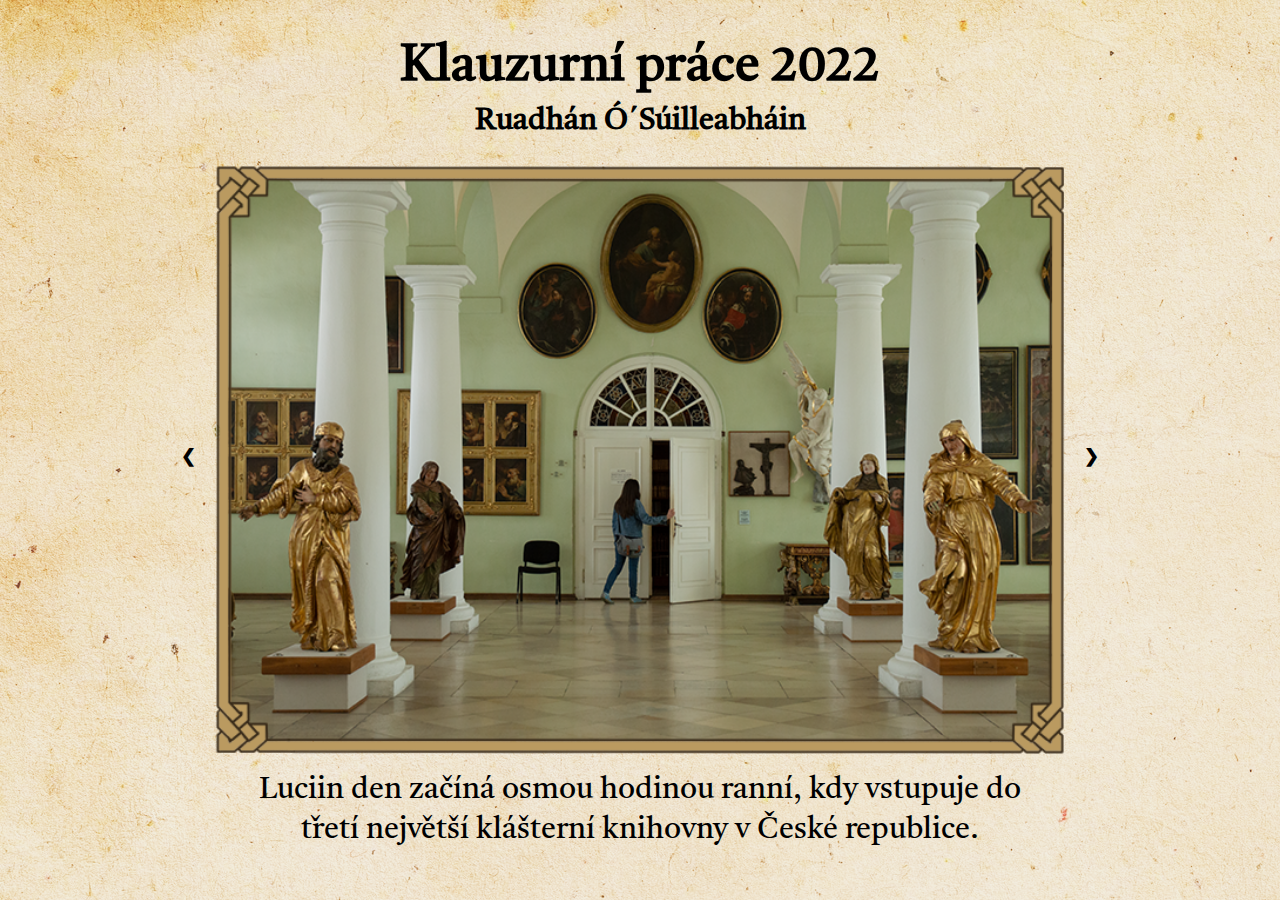
<file: index.html>
<!DOCTYPE html>
<html lang="en">
<head>
    <meta charset="UTF-8">
    <meta http-equiv="X-UA-Compatible" content="IE=edge">
    <meta name="viewport" content="width=device-width, initial-scale=1.0">
    <title>Document</title>
    <link rel="stylesheet" href="klauzury.css">
</head>
<body>

    <div class="napis">
        <h1>Klauzurní práce 2022</h1>
        <h2>Ruadhán Ó´Súilleabháin</h2>
    </div>

<div class="slideshow-container">


    <div class="mySlides fade">
      <img src="web01.png" style="width:100%">
      <div class="text">Luciin den začíná osmou hodinou ranní, kdy vstupuje do třetí největší klášterní knihovny v České republice. </div>
    </div>
  
    <div class="mySlides fade">
      <img src="web02.png" style="width:100%">
      <div class="text">Lucie pracuje v historické knihovně Cisterciáckého opatství Vyšší Brod jako restaurátorka knižní vazby a papírových dokumentů.</div>
    </div>
  
    <div class="mySlides fade">
      <img src="web03.png" style="width:100%">
      <div class="text">Nejen moudrost obsažená v knihách, ale i grafické zpracování knižního bloku spolu s knižní vazbou vždy Lucii fascinovaly.</div>
    </div>

    <div class="mySlides fade">
        <img src="web04.png" style="width:100%">
        <div class="text">Pokud si Lucie všimne poškození u knihy, odnese ji do restaurátorského pracoviště. Tento ateliér je v těsné blízkosti historické knihovny, což je velkou výhodou. 
        </div>
      </div>

      <div class="mySlides fade">
        <img src="web05.png" style="width:100%">
        <div class="text">Knihy jsou zbavovány prachového depozitu vysáváním pomocí vysavače se speciálními filtry.
        </div>
      </div>

      <div class="mySlides fade">
        <img src="web06.png" style="width:100%">
        <div class="text">Lucie se potřebuje při práci soustředit, aby zvládla provést konzervaci co nejprecizněji. </div>
      </div>

      <div class="mySlides fade">
        <img src="web07.png" style="width:100%">
        <div class="text">Většinou spravuje trhliny na papírové podložce nebo doplňuje chybějící části. K tomu potřebuje speciální nářadí. </div>
      </div>

      <div class="mySlides fade">
        <img src="web08.png" style="width:100%">
        <div class="text">Nejčastějším poškozením, které se objevuje v historické knihovně, jsou natržené hlavice u hřbetů knih.</div>
      </div>

      <div class="mySlides fade">
        <img src="web09.png" style="width:100%">
        <div class="text">Tak jako mnoho zaměstnání v dnešní době se Luciina práce neobejde bez práce na počítači, na kterém vyřizuje korespondenci.
        </div>
      </div>

      <div class="mySlides fade">
        <img src="web10.png" style="width:100%">
        <div class="text">Lucie má často schůzky s převorem kláštera, se kterým diskutuje o postupech a organizaci práce.</div>
      </div>

      <div class="mySlides fade">
        <img src="web11.png" style="width:100%">
        <div class="text">Po dobře odvedené práci si Lucie vychutnává indický čaj ze svého oblíbeného hrnku.</div>
      </div>
  

    <a class="prev" onclick="plusSlides(-1)">&#10094;</a>
    <a class="next" onclick="plusSlides(1)">&#10095;</a>
  </div>
  <br>
  
    <script src="klauzury.js"></script>
</body>
</html>
</file>
<file: klauzury.css>
@import url('https://fonts.googleapis.com/css2?family=Tiro+Devanagari+Hindi&display=swap');
* {box-sizing:border-box}
body {
    background-image: url("pozadi.png");
    font-family: 'Tiro Devanagari Hindi', serif;
}

/* Slideshow container */
.slideshow-container {
  max-width: 850px ;
  position: relative;
  margin: auto;
}

/* Hide the images by default */
.mySlides {
  display: none;
}

/* Next & previous buttons */
.prev, .next {
  cursor: pointer;
  position: absolute;
  top: 50%;
  width: auto;
  margin-top: -22px;
  padding: 16px;
  color: rgb(0, 0, 0);
  font-weight: bold;
  font-size: 18px;
  transition: 0.6s ease;
  border-radius: 0 3px 3px 0;
  user-select: none;
  margin: -35px -50px 0 -50px;
}

/* Position the "next button" to the right */
.next {
  right: 0;
  border-radius: 3px 0 0 3px;
}

/* On hover, add a black background color with a little bit see-through */
.prev:hover, .next:hover {
  background-color: rgba(92, 70, 29, 0.8);
}

/* Caption text */
.text {
  color: #f2f2f2;
  font-size: 30px;
  padding: 8px 12px;
  position: absolute;
  width: 100%;
  text-align: center;
  color: rgb(0, 0, 0);
}

/* Number text (1/3 etc) */
.numbertext {
  color: #f2f2f2;
  font-size: 12px;
  padding: 8px 12px;
  position: absolute;
  top: 0;
}

/* The dots/bullets/indicators */
.dot {
  cursor: pointer;
  height: 15px;
  width: 15px;
  margin: 0 2px;
  background-color: #bbb;
  border-radius: 50%;
  display: inline-block;
  transition: background-color 0.6s ease;
}

.active, .dot:hover {
  background-color: #717171;
}

/* Fading animation */
.fade {
  animation-name: fade;
  animation-duration: 1.5s;
} 

@keyframes fade {
  from {opacity: .4}
  to {opacity: 1}
}

.napis {
    width: 90%;
    margin: 0 auto;
    text-align: center;
}

.napis h1 {
    font-size: 50px;
    margin-bottom: 0;
}

.napis h2 {
    font-size: 30px;
    margin-top: 0;
}
</file>
